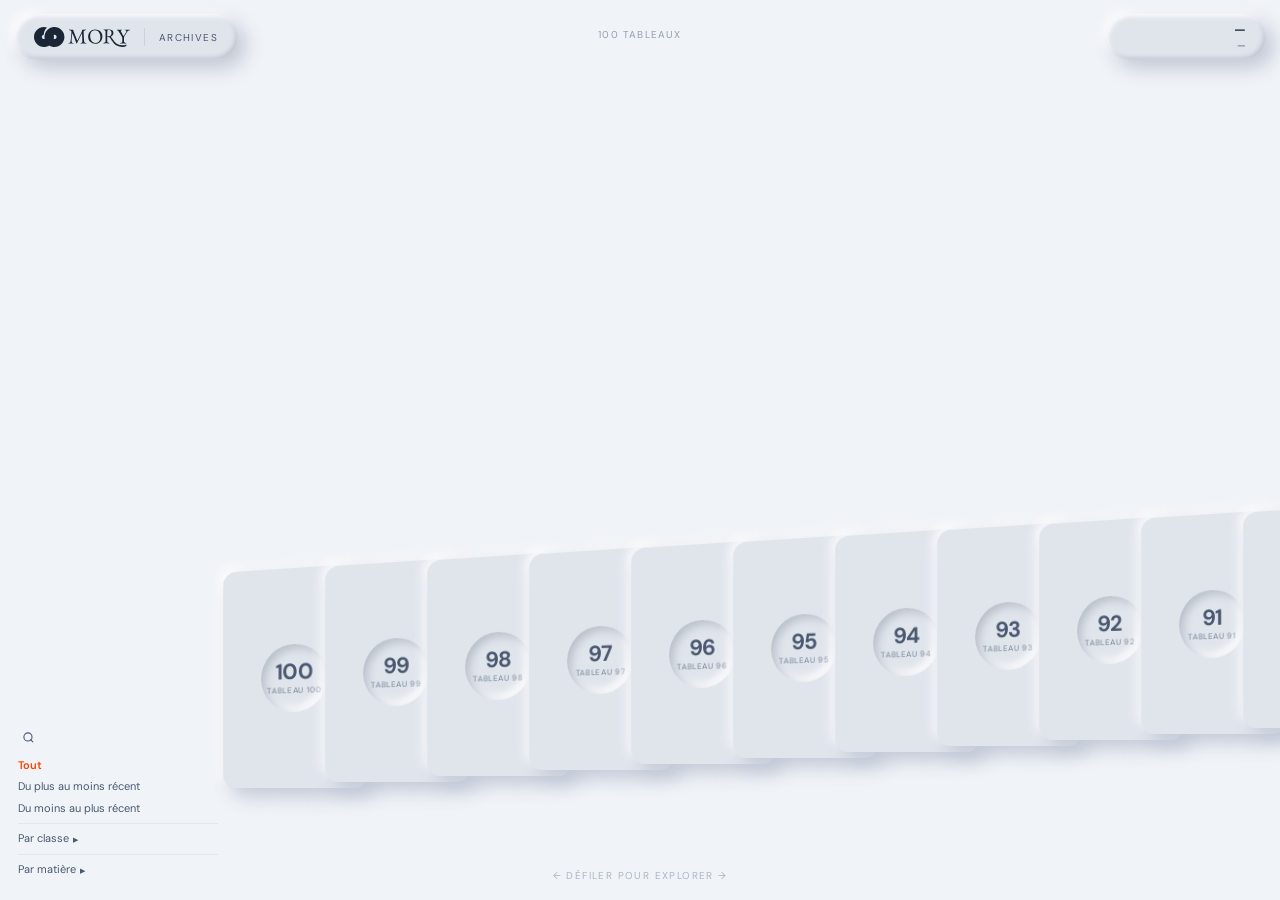
<file: archive.html>
<!DOCTYPE html>
<html lang="fr">
<head>
<meta charset="UTF-8">
<meta name="viewport" content="width=device-width, initial-scale=1.0">
<title>Archives — Mory</title>
<link rel="preconnect" href="https://fonts.googleapis.com">
<link href="https://fonts.googleapis.com/css2?family=DM+Sans:ital,opsz,wght@0,9..40,300;0,9..40,400;0,9..40,500;0,9..40,600;1,9..40,300&display=swap" rel="stylesheet">
<style>
*, *::before, *::after { margin: 0; padding: 0; box-sizing: border-box; }

/* ── Même palette et variables que leCSS.css ── */
:root {
  --bg:               #e0e5ec;
  --bg-site:          #f0f4f8;
  --shadow-light:     #ffffff;
  --shadow-dark:      #b8bec8;
  --shadow-outer-dark:  #c0c6d4;
  --shadow-outer-light: #ffffff;
  --flamme:           #ff4000;
  --text-dark:        #1a2535;
  --text-mid:         #4a5870;
  --neu-raised:       6px 6px 14px var(--shadow-dark), -4px -4px 10px var(--shadow-light);
  --neu-flat:         3px 3px 8px  var(--shadow-dark), -3px -3px 8px  var(--shadow-light);
  --neu-inset:        inset 4px 4px 10px var(--shadow-dark), inset -4px -4px 10px var(--shadow-light);
  --neu-pressed:      inset 2px 2px 6px  var(--shadow-dark), inset -2px -2px 6px  var(--shadow-light);

  --card-w:  148px;
  --card-h:  220px;
  --step-x:  102px;
  --step-y:   17px;
  --tilt:    -12deg;
}

html, body {
  width: 100%; height: 100%;
  background: var(--bg-site);
  font-family: 'DM Sans', system-ui, sans-serif;
  overflow: hidden;
  color: var(--text-dark);
  -webkit-font-smoothing: antialiased;
}

/* ── PILL LOGO (top-left) — même style que .top-bar ── */
#logo-link {
  position: fixed;
  top: 14px; left: 14px;
  z-index: 300;
  height: 46px;
  display: flex; align-items: center; gap: 14px;
  padding: 0 20px;
  border-radius: 30px;
  background: var(--bg);
  box-shadow:
    8px 8px 20px var(--shadow-outer-dark),
    -3px -3px 10px var(--shadow-outer-light),
    inset 2px 2px 5px var(--shadow-light),
    inset -2px -2px 5px var(--shadow-dark);
  text-decoration: none;
  color: var(--text-dark);
  transition: box-shadow 0.15s;
}
#logo-link:hover {
  box-shadow:
    6px 6px 16px var(--shadow-outer-dark),
    -2px -2px 7px var(--shadow-outer-light),
    inset 3px 3px 8px var(--shadow-dark),
    inset -3px -3px 8px var(--shadow-light);
}
#logo-link svg.wordmark { height: 20px; width: auto; display: block; }
#logo-link .sep { width: 1px; height: 18px; background: var(--shadow-dark); opacity: 0.5; }
#logo-link .arc-label {
  font-size: 10px;
  letter-spacing: 0.14em;
  text-transform: uppercase;
  color: var(--text-mid);
  font-weight: 400;
  white-space: nowrap;
}

/* ── BOARD INFO (top-right) — pill néomorphique ── */
#board-info {
  position: fixed;
  top: 14px; right: 14px;
  z-index: 300;
  height: 46px;
  padding: 0 20px;
  display: flex; flex-direction: column; justify-content: center;
  align-items: flex-end;
  border-radius: 30px;
  background: var(--bg);
  box-shadow:
    8px 8px 20px var(--shadow-outer-dark),
    -3px -3px 10px var(--shadow-outer-light),
    inset 2px 2px 5px var(--shadow-light),
    inset -2px -2px 5px var(--shadow-dark);
  pointer-events: none;
  min-width: 160px;
}
.bi-name {
  font-size: 13px;
  font-weight: 600;
  color: var(--text-dark);
  line-height: 1.2;
  min-height: 16px;
}
.bi-date {
  font-size: 10px;
  color: var(--text-mid);
  margin-top: 1px;
  letter-spacing: 0.02em;
}

/* ── BOARD COUNT (top-center) ── */
#board-count {
  position: fixed;
  top: 28px;
  left: 50%;
  transform: translateX(-50%);
  font-size: 10px;
  letter-spacing: 0.12em;
  text-transform: uppercase;
  color: var(--text-mid);
  pointer-events: none;
  z-index: 200;
  opacity: 0.55;
}

/* ── SORT PANEL (bottom-left) — texte plat ── */
#sort-panel {
  position: fixed;
  bottom: 20px; left: 18px;
  z-index: 300;
  display: flex;
  flex-direction: column;
  gap: 0;
  width: 200px;
  background: transparent;
  padding: 0;
}

.sort-search-row {
  display: flex;
  align-items: center;
  gap: 6px;
  margin-bottom: 8px;
}
/* Bouton loupe — discret, sans fond */
.sort-search-btn {
  width: 20px; height: 20px;
  border: none;
  background: transparent;
  cursor: pointer;
  display: flex; align-items: center; justify-content: center;
  color: var(--text-mid);
  flex-shrink: 0;
  padding: 0;
  transition: color 0.15s;
}
.sort-search-btn:hover { color: var(--text-dark); }
.sort-search-btn svg { width: 13px; height: 13px; stroke: currentColor; }

#search-inp {
  width: 0; opacity: 0;
  border: none;
  border-bottom: 1px solid var(--shadow-dark);
  background: transparent;
  font-family: inherit;
  font-size: 11px;
  color: var(--text-dark);
  outline: none;
  transition: width 0.3s, opacity 0.3s;
  padding: 1px 0;
}
#search-inp.open { width: 120px; opacity: 1; }

.sitem {
  font-size: 11px;
  padding: 3px 0;
  cursor: pointer;
  color: var(--text-mid);
  display: flex; align-items: baseline; gap: 4px;
  line-height: 1.4;
  user-select: none;
  transition: color 0.15s;
}
.sitem:hover { color: var(--text-dark); }
.sitem.active { color: var(--flamme); font-weight: 600; }

.sitem .sarr {
  font-size: 7px;
  display: inline-block;
  transition: transform 0.22s;
  line-height: 1;
}
.sitem.open .sarr { transform: rotate(90deg); }

/* Séparateur minimal */
.sitem-sep {
  height: 1px;
  background: var(--shadow-dark);
  opacity: 0.25;
  margin: 4px 0;
}

.ssub {
  display: none;
  flex-direction: column;
  padding-left: 8px;
  border-left: 1px solid var(--shadow-dark);
  margin: 2px 0 3px;
  opacity: 0.85;
}
.ssub.open { display: flex; }
.ssub .sitem {
  font-size: 10px;
  padding: 2px 0;
  white-space: normal;
  line-height: 1.5;
}

/* ── STRIP WRAPPER ── */
#strip-wrapper {
  position: fixed;
  inset: 0;
  overflow: hidden;
  cursor: grab;
  display: flex;
  align-items: flex-end;
  padding-bottom: 88px;
}
#strip-wrapper.grabbing { cursor: grabbing; }

#strip {
  position: relative;
  flex-shrink: 0;
  user-select: none;
}

/* ── BOARD CARDS — surface néomorphique surélevée ── */
.board-card {
  position: absolute;
  width: var(--card-w);
  height: var(--card-h);
  border-radius: 14px;
  overflow: hidden;
  cursor: pointer;
  background: var(--bg);
  box-shadow:
    8px 8px 20px var(--shadow-outer-dark),
    -4px -4px 12px var(--shadow-outer-light),
    inset 1px 1px 3px var(--shadow-light),
    inset -1px -1px 3px var(--shadow-dark);
  transform: perspective(700px) rotateY(var(--tilt));
  transform-origin: center bottom;
  transition:
    transform 0.38s cubic-bezier(0.22, 1, 0.36, 1),
    box-shadow 0.38s ease;
  will-change: transform;
}
.board-card:hover {
  transform: perspective(700px) rotateY(var(--tilt)) translateY(-58px);
  box-shadow:
    14px 14px 36px var(--shadow-outer-dark),
    -6px -6px 18px var(--shadow-outer-light),
    inset 1px 1px 3px var(--shadow-light),
    inset -1px -1px 3px var(--shadow-dark);
  z-index: 600 !important;
}

/* Face (sans miniature) — même surface --bg, numéro gravé */
.card-face {
  position: absolute;
  inset: 0;
  display: flex;
  flex-direction: column;
  align-items: center;
  justify-content: center;
  background: var(--bg);
  gap: 8px;
}
/* Cercle inset au centre — numéro gravé dans la matière */
.card-face-inner {
  width: 68px; height: 68px;
  border-radius: 50%;
  display: flex; flex-direction: column; align-items: center; justify-content: center;
  box-shadow: var(--neu-inset);
  gap: 2px;
}
.card-num {
  font-size: 22px;
  font-weight: 700;
  letter-spacing: -0.03em;
  color: var(--text-mid);
  line-height: 1;
}
.card-lbl {
  font-size: 8px;
  letter-spacing: 0.08em;
  text-transform: uppercase;
  color: var(--text-mid);
  opacity: 0.6;
  font-weight: 500;
  text-align: center;
  padding: 0 4px;
  white-space: nowrap;
  overflow: hidden;
  text-overflow: ellipsis;
  max-width: 80px;
}

/* Miniature révélée au survol */
.card-thumb {
  position: absolute;
  inset: 0;
  width: 100%; height: 100%;
  object-fit: cover;
  opacity: 0;
  transition: opacity 0.28s 0.05s;
  display: block;
  border-radius: 14px;
}
.board-card:hover .card-thumb { opacity: 1; }

/* Dégradé label au survol */
.card-overlay {
  position: absolute;
  bottom: 0; left: 0; right: 0;
  padding: 28px 12px 12px;
  background: linear-gradient(transparent, rgba(26, 37, 53, 0.7));
  font-size: 10px;
  font-weight: 600;
  color: #fff;
  letter-spacing: 0.05em;
  opacity: 0;
  transition: opacity 0.28s 0.05s;
  border-radius: 0 0 14px 14px;
}
.board-card:hover .card-overlay { opacity: 1; }

/* Trait flamme en bas — encastré dans la surface */
.board-card::after {
  content: '';
  position: absolute;
  bottom: 0; left: 12px; right: 12px;
  height: 3px;
  border-radius: 2px 2px 0 0;
  background: var(--flamme);
  box-shadow: 0 0 8px var(--flamme);
  transform: scaleX(0);
  transform-origin: left;
  transition: transform 0.32s 0.05s;
}
.board-card:hover::after { transform: scaleX(1); }

/* ── EMPTY STATE ── */
#empty-state {
  position: fixed;
  inset: 0;
  display: none;
  flex-direction: column;
  align-items: center;
  justify-content: center;
  gap: 14px;
  color: var(--text-mid);
  font-size: 13px;
  pointer-events: none;
}
#empty-state.show { display: flex; }

/* ── SCROLL HINT ── */
#scroll-hint {
  position: fixed;
  bottom: 18px;
  left: 50%;
  transform: translateX(-50%);
  font-size: 10px;
  letter-spacing: 0.14em;
  text-transform: uppercase;
  color: var(--text-mid);
  opacity: 0.4;
  pointer-events: none;
  transition: opacity 0.7s;
  white-space: nowrap;
}
#scroll-hint.fade { opacity: 0; }
</style>
</head>
<body>

<!-- ── LOGO (top-left) ── -->
<a href="index.html" id="logo-link" title="Retour au tableau">
  <svg class="wordmark" viewBox="0 0 344.38 71.85" xmlns="http://www.w3.org/2000/svg" fill="currentColor">
    <path d="M73.52,0c-6.93,0-13.4,1.98-18.88,5.4l-.21.13c-8.21,5.12-13.99,13.34-15.96,23.15-.46,2.29-.7,4.65-.7,7.08s.24,4.79.7,7.08c-.84.32-1.75.51-2.71.51-4.19,0-7.59-3.4-7.59-7.59,0-3.95,3.02-7.19,6.88-7.55,0-.01,0-.02,0-.04,0-10.47,4.5-19.89,11.68-26.43-3.46-1.12-7.14-1.74-10.97-1.74C16.01,0,0,16.01,0,35.76s16.01,35.76,35.76,35.76c6.93,0,13.4-1.98,18.88-5.4,5.48,3.42,11.95,5.4,18.88,5.4,19.75,0,35.76-16.01,35.76-35.76S93.27,0,73.52,0ZM73.62,43.34c-.96,0-1.87-.18-2.71-.51.46-2.29.7-4.65.7-7.08s-.24-4.79-.7-7.08c.84-.32,1.75-.51,2.71-.51,4.19,0,7.59,3.4,7.59,7.59s-3.4,7.59-7.59,7.59Z"/>
    <path d="M126.27,59.55c-.66,0-1.19-.06-1.6-.19-.41-.13-.61-.34-.61-.65,0-.35.2-.63.61-.84.41-.2,1.04-.38,1.9-.53,1.27-.25,2.3-.86,3.12-1.82.81-.96,1.34-2.33,1.6-4.1.61-4.56,1.14-8.9,1.6-13.03.46-4.13.82-7.85,1.1-11.17.28-3.32.42-6.04.42-8.17v-1.29c0-.46-.03-.86-.08-1.22-.05-.41-.13-.82-.23-1.25s-.41-.85-.91-1.25c-.91-.76-1.8-1.28-2.66-1.56-.86-.28-1.88-.52-3.04-.72-.51-.1-.91-.29-1.22-.57-.3-.28-.46-.59-.46-.95,0-.4.24-.65.72-.72.48-.08,1.1-.11,1.86-.11.51,0,1.28.03,2.32.08,1.04.05,2.17.13,3.38.23s2.34.18,3.38.23c1.04.05,1.81.08,2.32.08.35,0,.66.1.91.3.25.2.43.51.53.91.25.91.51,1.88.76,2.89.25,1.01.56,2,.91,2.96l12.01,30.48c.15.36.43.57.84.65.41.08.71-.06.91-.42l14.97-31.16c.25-.86.51-1.82.76-2.89.25-1.06.46-2,.61-2.81.15-.66.41-.99.76-.99h2.74c1.52,0,3.13-.1,4.83-.3,1.7-.2,2.98-.3,3.84-.3.25,0,.58.04.99.11.4.08.61.29.61.65s-.14.63-.42.84c-.28.2-.8.46-1.56.76-.66.25-1.39.53-2.2.84-.81.3-1.57.61-2.28.91-.51.2-.94.54-1.29,1.03s-.53,1-.53,1.56c0,3.55.06,6.88.19,9.99.13,3.12.27,6.11.42,8.97.15,2.86.33,5.69.53,8.47.2,2.79.38,5.62.53,8.51.1,1.57.61,2.77,1.52,3.61s2.3,1.43,4.18,1.79c.86.15,1.49.33,1.9.53.41.2.61.48.61.84,0,.3-.2.52-.61.65-.41.12-.94.19-1.6.19-1.37,0-2.5-.04-3.38-.11-.89-.08-1.74-.14-2.55-.19-.81-.05-1.8-.08-2.96-.08-1.01,0-1.86.03-2.55.08-.68.05-1.42.11-2.2.19-.79.08-1.86.11-3.23.11-.66,0-1.19-.06-1.6-.19-.41-.13-.61-.34-.61-.65,0-.35.2-.65.61-.87.41-.23,1.04-.39,1.9-.49,1.47-.2,2.48-.72,3.04-1.56.56-.84.84-2.14.84-3.91,0-3.65-.04-6.94-.11-9.88s-.19-5.84-.34-8.7c-.15-2.86-.3-5.99-.46-9.39-.05-.56-.2-.82-.46-.8-.25.03-.51.29-.76.8l-17.48,35.64c-.1.25-.33.39-.68.42-.36.03-.58-.14-.68-.49-1.98-5.93-4.09-11.77-6.35-17.52-2.25-5.75-4.8-11.94-7.64-18.58-.1-.25-.28-.38-.53-.38s-.41.13-.46.38c-.46,3.55-.87,6.8-1.25,9.77s-.67,5.89-.87,8.78c-.2,2.89-.3,6.05-.3,9.5,0,1.37.43,2.62,1.29,3.76.86,1.14,2.08,1.86,3.65,2.17.86.15,1.49.33,1.9.53.41.2.61.48.61.84,0,.3-.2.52-.61.65-.41.12-.94.19-1.6.19-1.37,0-2.39-.04-3.08-.11-.68-.08-1.29-.14-1.82-.19-.53-.05-1.28-.08-2.24-.08-.91,0-1.62.03-2.13.08-.51.05-1.09.11-1.75.19-.66.08-1.67.11-3.04.11Z"/>
    <path d="M219.74,60.23c-3.34,0-6.54-.6-9.58-1.79-3.04-1.19-5.73-2.89-8.06-5.09-2.33-2.2-4.18-4.84-5.55-7.9-1.37-3.07-2.05-6.47-2.05-10.22,0-3.44.56-6.75,1.67-9.92,1.11-3.17,2.76-5.99,4.94-8.47,2.18-2.48,4.89-4.46,8.13-5.93,3.24-1.47,6.97-2.2,11.17-2.2,3.34,0,6.54.6,9.58,1.79s5.72,2.89,8.06,5.09c2.33,2.2,4.18,4.84,5.55,7.9,1.37,3.07,2.05,6.47,2.05,10.22,0,3.4-.56,6.69-1.67,9.88-1.12,3.19-2.76,6.03-4.94,8.51-2.18,2.48-4.89,4.46-8.13,5.93-3.24,1.47-6.97,2.2-11.17,2.2ZM220.88,57.19c3.9,0,7.14-.82,9.73-2.47,2.58-1.65,4.52-3.95,5.81-6.92s1.94-6.42,1.94-10.37c0-3.5-.41-6.79-1.22-9.88-.81-3.09-2.01-5.81-3.61-8.17-1.6-2.36-3.58-4.19-5.97-5.51-2.38-1.32-5.17-1.98-8.36-1.98-3.8,0-6.99.81-9.58,2.43-2.58,1.62-4.54,3.89-5.85,6.8-1.32,2.91-1.98,6.35-1.98,10.3,0,3.55.39,6.87,1.18,9.96.78,3.09,1.98,5.83,3.57,8.21,1.6,2.38,3.58,4.24,5.97,5.59,2.38,1.34,5.17,2.01,8.36,2.01Z"/>
    <path d="M299.2,67.73c-2.92-1.21-4.96-2.54-5.42-2.85-.65-.43-2.41-1.63-4.39-3.53-1.51-1.45-2.52-2.7-4.04-4.59-.82-1.02-1.88-2.42-2.26-2.94-.88-1.19-.81-1.16-1.62-2.24-.82-1.1-1.52-1.96-2.22-2.93-.46-.64-.91-1.29-.91-1.29-.11-.16-.2-.29-.29-.43-1.24-1.82-2.75-4.15-4.52-6.99-.76-1.27-1.85-2.25-3.27-2.96-1.12-.56-2.22-.95-3.31-1.18-1.09-.23-1.99-.37-2.7-.42-.41-.05-.7.08-.87.38-.18.3-.27.68-.27,1.14v13.38c0,1.62.38,3.03,1.14,4.22s2.08,1.96,3.95,2.32c.86.15,1.49.33,1.9.53.4.2.61.48.61.84,0,.3-.2.52-.61.65-.41.12-.94.19-1.6.19-1.37,0-2.42-.05-3.15-.15-.74-.1-1.39-.19-1.98-.27-.58-.08-1.36-.11-2.32-.11-1.27,0-2.39.04-3.38.11-.99.08-1.98.16-2.96.27-.99.1-2.17.15-3.53.15-.66,0-1.19-.06-1.6-.19-.41-.13-.61-.34-.61-.65,0-.61.84-1.06,2.51-1.37,1.92-.35,3.33-.94,4.22-1.75.89-.81,1.33-2.15,1.33-4.03V18.66c0-1.93-.09-3.38-.27-4.37-.18-.99-.58-1.68-1.22-2.09-.63-.41-1.68-.68-3.15-.84-.86-.1-1.5-.29-1.9-.57-.41-.28-.61-.59-.61-.95,0-.3.2-.52.61-.65.41-.12.94-.19,1.6-.19h3.08c.68,0,1.33.01,1.94.04.61.03,1.42.04,2.43.04s1.82-.04,2.58-.11,1.61-.14,2.55-.19c.94-.05,2.14-.08,3.61-.08,5.57,0,9.82,1.04,12.73,3.12,2.91,2.08,4.37,5.19,4.37,9.35,0,2.28-.46,4.24-1.37,5.89-.91,1.65-2.05,3.03-3.42,4.14s-2.76,2.03-4.18,2.74c-.2.05-.29.17-.27.34.02.18.11.39.27.65,1.57,2.38,3.08,4.64,4.52,6.76,1.65,2.42.31.67,4.75,6.23.67.84.82,1.04,1.21,1.54,0,0,0,0,0,0,0,0,.64.84,1.29,1.63,1.55,1.87,3.36,3.7,3.37,3.7s2.84,2.88,5.19,4.67c.32.25.84.64,1.57,1.09.57.35,1.11.64,1.43.81.44.23.74.38.82.42.12.06.5.24,1.06.48.29.12.71.3,1.41.56.52.2,1.19.45,1.94.69.87.28,1.61.45,3.04.79.9.21,1.66.39,2.7.59.28.05.58.11,3.15.53,2.13.34,2.39.38,2.83.43,1.3.13,2.27.14,2.53.14,1.42,0,2.49-.13,3.13-.21,1.26-.16,2.21-.36,2.89-.51,1.25-.27,2.46-.6,2.53-.62.78-.21,1.58-.38,2.37-.58.25-.07,1.51-.39,1.91,0,.04.04.34.36.34.36.21.33.21.66.21.81,0,.41-.14.82-.44,1.23-.5.69-1.15,1.31-1.95,1.86-.8.55-1.49.98-2.08,1.28-.73.37-1.97,1.03-3.74,1.54-1.97.57-3.53.66-3.85.67-.67.03-1.46.03-2.08.03-.69,0-1.17,0-1.82-.04-.61-.04-1.03-.09-1.86-.19-.91-.11-1.67-.22-2.22-.31-.17-.03-.95-.15-2-.36-1.37-.26-2.4-.51-2.69-.57-.26-.06-1.17-.28-2.31-.59-2.45-.68-4.26-1.18-6.37-2.05ZM267.14,33.63c2.33,0,4.34-.53,6.04-1.6,1.7-1.06,3.01-2.46,3.95-4.18.94-1.72,1.41-3.55,1.41-5.47,0-2.08-.27-3.98-.8-5.7-.53-1.72-1.6-3.1-3.19-4.14-1.6-1.04-3.99-1.56-7.18-1.56-1.62,0-2.69.52-3.19,1.56-.51,1.04-.81,2.88-.91,5.51-.05,1.27-.09,2.98-.11,5.13-.03,2.15-.04,4.75-.04,7.79,0,1.27.35,2.03,1.06,2.28.71.25,1.7.38,2.96.38Z"/>
    <path d="M311.02,59.55c-.66,0-1.19-.06-1.6-.19-.41-.13-.61-.34-.61-.65,0-.35.2-.63.61-.84.41-.2,1.04-.38,1.9-.53,1.92-.35,3.39-1.05,4.41-2.09,1.01-1.04,1.52-2.47,1.52-4.29v-11.25c0-1.01-.27-2.12-.8-3.31-.53-1.19-.9-1.96-1.1-2.32l-8.89-14.59c-.36-.61-.91-1.46-1.67-2.55-.76-1.09-1.58-2.12-2.47-3.08-.89-.96-1.76-1.57-2.62-1.82-.81-.25-1.43-.51-1.86-.76-.43-.25-.65-.56-.65-.91,0-.3.2-.52.61-.65.4-.12.94-.19,1.6-.19,1.17,0,2.51.04,4.03.11,1.52.08,3.14.11,4.86.11,1.16,0,2.27-.02,3.31-.08,1.04-.05,1.96-.08,2.77-.08.66,0,1.19.06,1.6.19.4.13.61.34.61.65,0,.35-.2.65-.61.87-.41.23-1.04.44-1.9.65-.71.2-1.29.43-1.75.68-.46.25-.68.66-.68,1.22,0,.66.33,1.57.99,2.74l6.99,12.92c1.01,1.93,1.72,2.89,2.13,2.89.3,0,.63-.21.99-.65.35-.43.86-1.18,1.52-2.24,1.16-1.77,2.2-3.47,3.12-5.09.91-1.62,2-3.57,3.27-5.85.51-.86.86-1.61,1.06-2.24.2-.63.3-1.18.3-1.63,0-.96-.34-1.62-1.03-1.98s-1.38-.58-2.09-.68c-.51-.1-1.05-.29-1.63-.57-.58-.28-.87-.59-.87-.95,0-.3.2-.52.61-.65.41-.13.94-.19,1.6-.19,1.16,0,2.13.01,2.89.04.76.03,1.7.04,2.81.04,1.57,0,3.07-.04,4.48-.11,1.42-.08,2.56-.11,3.42-.11.66,0,1.19.06,1.6.19.41.13.61.34.61.65,0,.36-.41.68-1.22.99-.81.3-1.75.61-2.81.91-1.32.35-2.42,1.08-3.31,2.17-.89,1.09-2.01,2.67-3.38,4.75-1.01,1.57-1.86,2.89-2.55,3.95-.68,1.06-1.32,2.05-1.9,2.96-.58.91-1.18,1.86-1.79,2.85-.61.99-1.34,2.19-2.2,3.61-.66,1.06-1.12,1.93-1.37,2.58-.25.66-.41,1.28-.46,1.86-.05.58-.08,1.38-.08,2.39v11.55c0,1.72.53,3.13,1.6,4.22,1.06,1.09,2.53,1.81,4.41,2.17.86.15,1.49.33,1.9.53.41.2.61.48.61.84,0,.3-.2.52-.61.65-.41.12-.94.19-1.6.19-1.37,0-2.5-.04-3.38-.11-.89-.08-1.74-.14-2.55-.19-.81-.05-1.8-.08-2.96-.08-1.27,0-2.37.03-3.31.08-.94.05-1.9.11-2.89.19-.99.08-2.17.11-3.53.11Z"/>
  </svg>
  <div class="sep"></div>
  <span class="arc-label">Archives</span>
</a>

<!-- ── BOARD INFO (top-right) ── -->
<div id="board-info">
  <div class="bi-name" id="bi-name">—</div>
  <div class="bi-date" id="bi-date">—</div>
</div>

<!-- ── BOARD COUNT (top-center) ── -->
<div id="board-count"></div>

<!-- ── SORT PANEL (bottom-left) ── -->
<div id="sort-panel">
  <div class="sort-search-row">
    <button class="sort-search-btn" id="search-btn" title="Rechercher">
      <svg viewBox="0 0 24 24" fill="none" stroke-width="2" stroke-linecap="round" stroke-linejoin="round">
        <circle cx="11" cy="11" r="7.5"/>
        <line x1="20" y1="20" x2="15.8" y2="15.8"/>
      </svg>
    </button>
    <input type="text" id="search-inp" placeholder="Rechercher…">
  </div>

  <div class="sitem active" data-sort="all">Tout</div>
  <div class="sitem" data-sort="recent">Du plus au moins récent</div>
  <div class="sitem" data-sort="oldest">Du moins au plus récent</div>
  <div class="sitem-sep"></div>
  <div class="sitem expandable" data-expand="classe">
    Par classe <span class="sarr">▶</span>
  </div>
  <div class="ssub" id="ssub-classe">
    <div class="sitem sub" data-sub="classe" data-val="Terminale">Terminale</div>
    <div class="sitem sub" data-sub="classe" data-val="Première">Première</div>
    <div class="sitem sub" data-sub="classe" data-val="Seconde">Seconde</div>
  </div>

  <div class="sitem-sep"></div>
  <div class="sitem expandable" data-expand="matiere">
    Par matière <span class="sarr">▶</span>
  </div>
  <div class="ssub" id="ssub-matiere">
    <div class="sitem sub" data-sub="matiere" data-val="atc">Art techniques et civilisations</div>
    <div class="sitem sub" data-sub="matiere" data-val="daa">Design et arts appliqués</div>
    <div class="sitem sub" data-sub="matiere" data-val="amd">Analyse et méthodes en design</div>
    <div class="sitem sub" data-sub="matiere" data-val="ccd">Conception et création en design et arts appliqués</div>
  </div>
</div>

<!-- ── STRIP ── -->
<div id="strip-wrapper">
  <div id="strip"></div>
</div>

<!-- ── EMPTY STATE ── -->
<div id="empty-state">
  <svg width="42" height="42" viewBox="0 0 24 24" fill="none" stroke="currentColor" stroke-width="1.3" stroke-linecap="round" stroke-linejoin="round" style="opacity:0.28">
    <rect x="3" y="3" width="18" height="18" rx="2.5"/>
    <path d="M3 9h18"/>
    <path d="M9 21V9"/>
  </svg>
  <span style="color:var(--muted);font-size:13px">Aucun tableau archivé</span>
  <span style="color:var(--muted);font-size:11px;opacity:0.65;margin-top:2px">Créez des tableaux depuis l'application principale</span>
</div>

<!-- ── SCROLL HINT ── -->
<div id="scroll-hint">← Défiler pour explorer →</div>

<script>
/* ══════════════════════════════════════════════════════
   MORY — Archive isométrique
   ══════════════════════════════════════════════════════ */

const CARD_W    = 148;
const CARD_H    = 220;
const STEP_X    = 102;    // px between card left edges (overlap)
const STEP_Y    = 17;     // px vertical rise per card (diagonal)
const PAD_L     = 220;    // left margin before first card
const PAD_TRAIL = 220;    // space after last card

let allBoards     = [];
let displayBoards = [];
let currentSort   = 'all';
let searchQ       = '';
let scrollOffset  = 0;

/* ── Date helpers ─────────────────────────────────── */
function fmtDate(d) {
  const M = ['jan.','fév.','mars','avr.','mai','juin',
             'juil.','août','sept.','oct.','nov.','déc.'];
  return `${d.getDate()} ${M[d.getMonth()]} ${d.getFullYear()}`;
}
function fmtTime(d) {
  return d.toLocaleTimeString('fr-FR',{hour:'2-digit',minute:'2-digit'});
}
function nowStr() {
  const n = new Date();
  return `${fmtDate(n)} · ${fmtTime(n)}`;
}

/* ── IndexedDB ────────────────────────────────────── */
function openDB() {
  return new Promise((res, rej) => {
    const r = indexedDB.open('mory_boards_db', 2);
    r.onsuccess           = () => res(r.result);
    r.onerror             = () => rej(r.error);
    r.onupgradeneeded     = e  => {
      const db = e.target.result;
      if (!db.objectStoreNames.contains('boards'))
        db.createObjectStore('boards', { keyPath: 'id' });
    };
  });
}

async function loadFromDB() {
  try {
    const db = await openDB();
    const tx = db.transaction('boards', 'readonly');
    const st = tx.objectStore('boards');
    return new Promise(res => {
      const r = st.getAll();
      r.onsuccess = () => res(r.result || []);
      r.onerror   = () => res([]);
    });
  } catch(e) { return []; }
}

function getLabelMap() {
  try {
    const list = JSON.parse(localStorage.getItem('mory_board_list') || '[]');
    const m = {};
    list.forEach(b => { m[b.id] = b.label || `Tableau ${b.id}`; });
    return m;
  } catch(e) { return {}; }
}

/* ── Render ───────────────────────────────────────── */
function renderStrip() {
  const strip   = document.getElementById('strip');
  const wrapper = document.getElementById('strip-wrapper');
  strip.innerHTML = '';

  const n = displayBoards.length;
  const countEl = document.getElementById('board-count');
  countEl.textContent = n === 0 ? '' : `${n} tableau${n > 1 ? 'x' : ''}`;

  if (n === 0) {
    document.getElementById('empty-state').classList.add('show');
    return;
  }
  document.getElementById('empty-state').classList.remove('show');

  /* Adapt vertical step so the diagonal always fits in the visible area */
  const maxDiag   = Math.floor(wrapper.clientHeight * 0.68);
  const stepY     = n > 1 ? Math.min(STEP_Y, Math.floor(maxDiag / (n - 1))) : STEP_Y;

  /* Strip bounding box */
  const totalW = PAD_L + (n - 1) * STEP_X + CARD_W + PAD_TRAIL;
  const totalH = (n - 1) * stepY + CARD_H + 24;
  strip.style.width  = totalW + 'px';
  strip.style.height = totalH + 'px';

  displayBoards.forEach((board, i) => {
    const card = document.createElement('div');
    card.className = 'board-card';

    /* Diagonal positioning: rightmost cards are higher (smaller y) */
    const x = PAD_L + i * STEP_X;
    const y = (n - 1 - i) * stepY;
    card.style.left   = x + 'px';
    card.style.top    = y + 'px';
    card.style.zIndex = String(i + 1);

    /* Face — cercle inset néomorphique */
    const face  = document.createElement('div');
    face.className = 'card-face';
    const inner = document.createElement('div');
    inner.className = 'card-face-inner';

    const num = document.createElement('div');
    num.className = 'card-num';
    num.textContent = board.id;

    const lbl = document.createElement('div');
    lbl.className = 'card-lbl';
    lbl.textContent = board.label;

    inner.appendChild(num);
    inner.appendChild(lbl);
    face.appendChild(inner);
    card.appendChild(face);

    /* Thumbnail (shown on hover) */
    const src = board.canvasPNG || board.thumbnail || null;
    if (src) {
      const img = document.createElement('img');
      img.className = 'card-thumb';
      img.alt       = board.label;
      if (typeof src === 'string') {
        img.src = src;
      } else if (src instanceof Blob) {
        img.src = URL.createObjectURL(src);
      }
      card.appendChild(img);
    }

    /* Overlay */
    const ov = document.createElement('div');
    ov.className   = 'card-overlay';
    ov.textContent = board.label;
    card.appendChild(ov);

    /* Hover → top-right info */
    card.addEventListener('mouseenter', () => {
      document.getElementById('bi-name').textContent = board.label;
      document.getElementById('bi-date').textContent = nowStr();
    });
    card.addEventListener('mouseleave', () => {
      document.getElementById('bi-name').textContent = '—';
      document.getElementById('bi-date').textContent = '—';
    });

    strip.appendChild(card);
  });
}

/* ── Sort / filter ────────────────────────────────── */
function applySort() {
  let boards = [...allBoards];

  if (searchQ) {
    const q = searchQ.toLowerCase();
    boards = boards.filter(b => b.label.toLowerCase().includes(q));
  }

  boards.sort((a, b) =>
    currentSort === 'oldest' ? a.id - b.id : b.id - a.id
  );

  displayBoards = boards;
  scrollOffset  = 0;
  applyScroll();
  renderStrip();
}

/* ── Scroll ───────────────────────────────────────── */
function applyScroll() {
  const strip   = document.getElementById('strip');
  const wrapper = document.getElementById('strip-wrapper');
  const maxOff  = Math.max(0, (strip.offsetWidth || 0) - wrapper.offsetWidth + 40);
  scrollOffset  = Math.max(0, Math.min(scrollOffset, maxOff));
  strip.style.transform = `translateX(${-scrollOffset}px)`;
}

function initDrag() {
  const wrapper = document.getElementById('strip-wrapper');
  let dragging = false, startX = 0, startOff = 0;

  const begin = (x) => {
    dragging = true;
    startX   = x;
    startOff = scrollOffset;
    wrapper.classList.add('grabbing');
  };
  const move = (x) => {
    if (!dragging) return;
    scrollOffset = startOff - (x - startX);
    applyScroll();
  };
  const end = () => {
    dragging = false;
    wrapper.classList.remove('grabbing');
  };

  wrapper.addEventListener('mousedown', e => begin(e.clientX));
  document.addEventListener('mousemove', e => move(e.clientX));
  document.addEventListener('mouseup',   end);

  wrapper.addEventListener('wheel', e => {
    e.preventDefault();
    scrollOffset += (e.deltaX + e.deltaY) * 0.85;
    applyScroll();
  }, { passive: false });

  let tOff = 0;
  wrapper.addEventListener('touchstart', e => {
    tOff = scrollOffset;
    startX = e.touches[0].clientX;
  }, { passive: true });
  wrapper.addEventListener('touchmove', e => {
    e.preventDefault();
    scrollOffset = tOff - (e.touches[0].clientX - startX);
    applyScroll();
  }, { passive: false });
}

/* ── Sort panel ───────────────────────────────────── */
function initSortPanel() {
  /* Search toggle */
  document.getElementById('search-btn').addEventListener('click', () => {
    const inp = document.getElementById('search-inp');
    inp.classList.toggle('open');
    if (inp.classList.contains('open')) inp.focus();
    else { inp.value = ''; searchQ = ''; applySort(); }
  });
  document.getElementById('search-inp').addEventListener('input', e => {
    searchQ = e.target.value.trim();
    applySort();
  });

  /* Sort buttons */
  document.querySelectorAll('.sitem[data-sort]').forEach(el => {
    el.addEventListener('click', () => {
      document.querySelectorAll('.sitem').forEach(x => x.classList.remove('active'));
      el.classList.add('active');
      currentSort = el.dataset.sort;
      applySort();
    });
  });

  /* Expandable groups */
  document.querySelectorAll('.sitem[data-expand]').forEach(el => {
    el.addEventListener('click', () => {
      el.classList.toggle('open');
      document.getElementById(`ssub-${el.dataset.expand}`).classList.toggle('open');
    });
  });

  /* Sub-items (filter by class/matiere — metadata not stored yet, show all) */
  document.querySelectorAll('.sitem.sub').forEach(el => {
    el.addEventListener('click', e => {
      e.stopPropagation();
      document.querySelectorAll('.sitem').forEach(x => x.classList.remove('active'));
      el.classList.add('active');
      currentSort = 'all';
      applySort();
    });
  });
}

/* ── Scroll hint ──────────────────────────────────── */
function initScrollHint() {
  const hint = document.getElementById('scroll-hint');
  let gone = false;
  const hide = () => { if (!gone) { gone = true; hint.classList.add('fade'); } };
  document.getElementById('strip-wrapper').addEventListener('wheel', hide, { once: true });
  document.getElementById('strip-wrapper').addEventListener('mousedown', hide, { once: true });
  setTimeout(hide, 5500);
}

/* ── Bootstrap ────────────────────────────────────── */
async function init() {
  const labels   = getLabelMap();
  const dbBoards = await loadFromDB();

  allBoards = dbBoards.map(b => ({
    ...b,
    label: labels[b.id] || b.label || `Tableau ${b.id}`
  }));

  /* Fallback: boards listed only in localStorage */
  if (allBoards.length === 0) {
    try {
      const list = JSON.parse(localStorage.getItem('mory_board_list') || '[]');
      allBoards = list.map(b => ({
        id:        b.id,
        label:     b.label || `Tableau ${b.id}`,
        thumbnail: b.thumbnail || null,
        canvasPNG: null
      }));
    } catch(e) {}
  }

  /* Compléter jusqu'à 100 cartes vides pour les tests visuels */
  {
    const DEMO_TOTAL = 100;
    const used = new Set(allBoards.map(b => b.id));
    for (let i = 1; allBoards.length < DEMO_TOTAL; i++) {
      if (!used.has(i)) {
        allBoards.push({ id: i, label: `Tableau ${i}`, thumbnail: null, canvasPNG: null });
        used.add(i);
      }
    }
  }

  applySort();
  initDrag();
  initSortPanel();
  initScrollHint();
}

init();
</script>
</body>
</html>
</file>
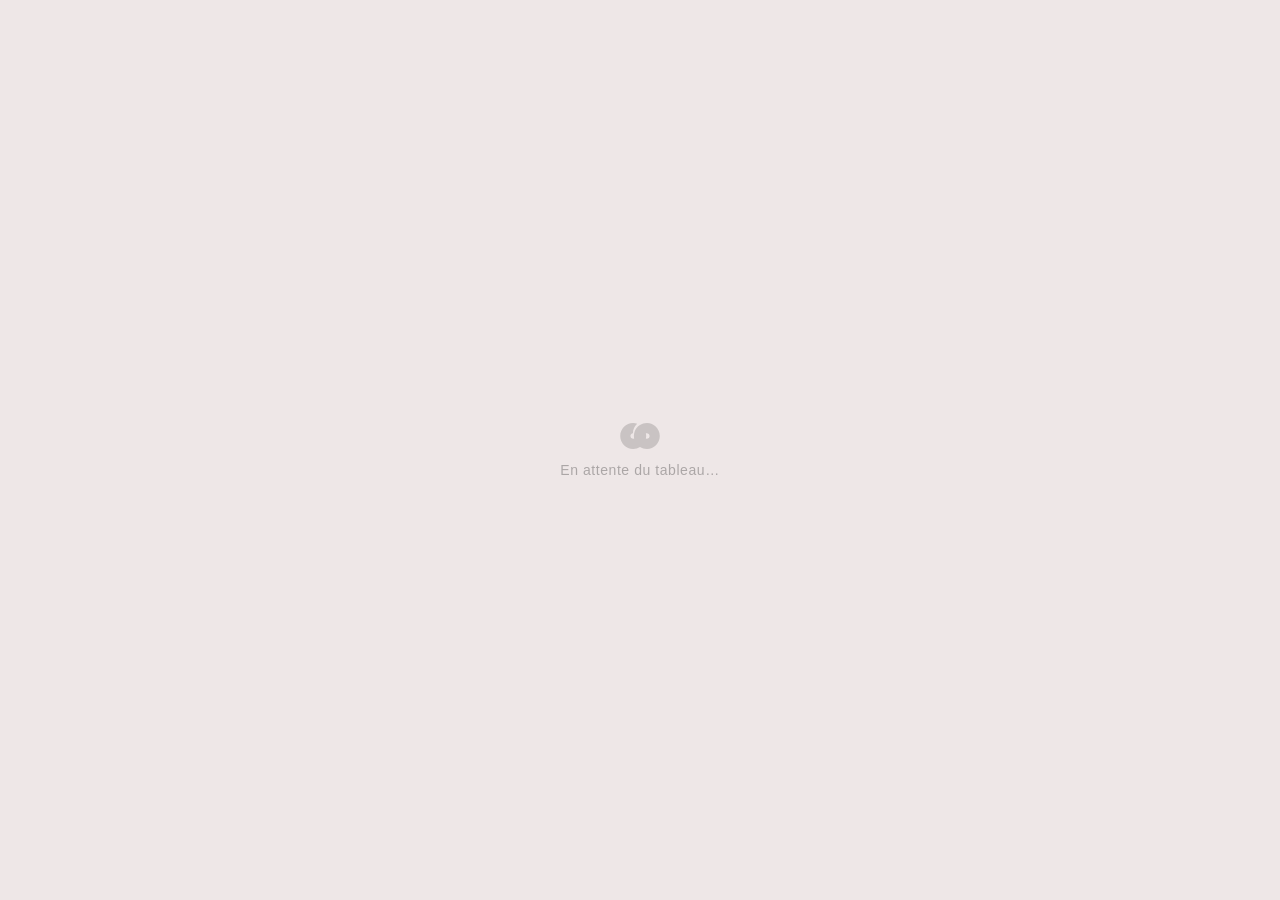
<file: projection.html>
<!DOCTYPE html>
<html lang="fr">
<head>
    <meta charset="UTF-8">
    <meta name="viewport" content="width=device-width, initial-scale=1.0">
    <title>Projection — mory</title>
    <link rel="icon" type="image/svg+xml" href="favicon.svg">
    <style>
        * { margin: 0; padding: 0; box-sizing: border-box; }
        html, body { width: 100%; height: 100%; overflow: hidden; background: #eee7e7; }
        body { display: flex; align-items: center; justify-content: center; }
        canvas { display: block; }
        #waiting {
            position: fixed; inset: 0;
            display: flex; flex-direction: column; align-items: center; justify-content: center;
            gap: 14px; pointer-events: none;
        }
        #waiting svg { opacity: 0.18; }
        #waiting span {
            font: 400 14px/1 'Helvetica Neue', Helvetica, Arial, sans-serif;
            color: rgba(0,0,0,0.28); letter-spacing: 0.04em;
        }
        /* Bouton tableau blanc — apparaît au survol */
        #btn-blanc {
            position: fixed; bottom: 16px; right: 16px;
            width: 36px; height: 36px; border-radius: 50%;
            background: rgba(255,255,255,0.6);
            border: none; cursor: pointer;
            display: flex; align-items: center; justify-content: center;
            opacity: 0; transition: opacity 0.25s ease;
            z-index: 100; color: rgba(0,0,0,0.45);
            box-shadow: 0 1px 8px rgba(0,0,0,0.14);
        }
        body:hover #btn-blanc { opacity: 1; }
        #btn-blanc svg { width: 18px; height: 18px; stroke-width: 2; }
    </style>
</head>
<body>
    <canvas id="proj"></canvas>

    <div id="waiting">
        <svg width="40" height="26" viewBox="0 0 109.28 71.85" xmlns="http://www.w3.org/2000/svg">
            <path fill="#262623" d="M73.52,0c-6.93,0-13.4,1.98-18.88,5.4l-.21.13c-8.21,5.12-13.99,13.34-15.96,23.15-.46,2.29-.7,4.65-.7,7.08s.24,4.79.7,7.08c-.84.32-1.75.51-2.71.51-4.19,0-7.59-3.4-7.59-7.59,0-3.95,3.02-7.19,6.88-7.55,0-.01,0-.02,0-.04,0-10.47,4.5-19.89,11.68-26.43-3.46-1.12-7.14-1.74-10.97-1.74C16.01,0,0,16.01,0,35.76s16.01,35.76,35.76,35.76c6.93,0,13.4-1.98,18.88-5.4,5.48,3.42,11.95,5.4,18.88,5.4,19.75,0,35.76-16.01,35.76-35.76S93.27,0,73.52,0ZM73.62,43.34c-.96,0-1.87-.18-2.71-.51.46-2.29.7-4.65.7-7.08s-.24-4.79-.7-7.08c.84-.32,1.75-.51,2.71-.51,4.19,0,7.59,3.4,7.59,7.59s-3.4,7.59-7.59,7.59Z"/>
        </svg>
        <span>En attente du tableau…</span>
    </div>

    <!-- Bouton tableau blanc : survol pour faire apparaître -->
    <button id="btn-blanc" title="Tableau blanc / Reprendre">
        <svg class="ico-ouvert" viewBox="0 0 24 24" fill="none" stroke="currentColor" stroke-linecap="round" stroke-linejoin="round">
            <path d="M1 12s4-8 11-8 11 8 11 8-4 8-11 8-11-8-11-8z"/><circle cx="12" cy="12" r="3"/>
        </svg>
        <svg class="ico-ferme" viewBox="0 0 24 24" fill="none" stroke="currentColor" stroke-linecap="round" stroke-linejoin="round" style="display:none">
            <path d="M17.94 17.94A10.07 10.07 0 0 1 12 20c-7 0-11-8-11-8a18.45 18.45 0 0 1 5.06-5.94"/>
            <path d="M9.9 4.24A9.12 9.12 0 0 1 12 4c7 0 11 8 11 8a18.5 18.5 0 0 1-2.16 3.19"/>
            <line x1="1" y1="1" x2="23" y2="23"/>
        </svg>
    </button>

    <script>
    (() => {
        const canvas     = document.getElementById('proj');
        const ctx        = canvas.getContext('2d');
        const waiting    = document.getElementById('waiting');
        const btnBlanc   = document.getElementById('btn-blanc');
        const icoOuvert  = btnBlanc.querySelector('.ico-ouvert');
        const icoFerme   = btnBlanc.querySelector('.ico-ferme');
        const SIZE       = 2500;

        let lastBg    = '#eee7e7';
        let lastObjs  = [];
        let lastDraft = null;
        let dirty     = false;
        let blankMode = false;  // true = tableau blanc affiché

        // ── Bouton tableau blanc ──────────────────────────────────────────────
        btnBlanc.addEventListener('click', () => {
            blankMode = !blankMode;
            icoOuvert.style.display = blankMode ? 'none' : '';
            icoFerme.style.display  = blankMode ? ''     : 'none';

            if (blankMode) {
                // Afficher un fond blanc vide
                document.body.style.background = '#ffffff';
                ctx.fillStyle = '#ffffff';
                ctx.fillRect(0, 0, canvas.width || window.innerWidth, canvas.height || window.innerHeight);
            } else {
                // Reprendre l'affichage du tableau reçu
                document.body.style.background = lastBg;
                if (!dirty) { dirty = true; requestAnimationFrame(render); }
            }
        });

        // ── BroadcastChannel ─────────────────────────────────────────────────
        const ch = new BroadcastChannel('mory_projection');

        ch.onmessage = e => {
            if (e.data.type === 'proj_blank') {
                waiting.style.display = 'none';
                lastObjs  = [];
                lastDraft = null;
                lastBg    = '#ffffff';
                if (!blankMode) {
                    document.body.style.background = '#ffffff';
                    if (!dirty) { dirty = true; requestAnimationFrame(render); }
                }
                return;
            }
            if (e.data.type !== 'proj') return;
            lastBg    = e.data.bg    || '#eee7e7';
            lastObjs  = e.data.objs  || [];
            lastDraft = e.data.draft || null;
            waiting.style.display = 'none';
            // Ne mettre à jour l'affichage que si on n'est pas en mode tableau blanc
            if (!blankMode) {
                document.body.style.background = lastBg;
                if (!dirty) { dirty = true; requestAnimationFrame(render); }
            }
        };

        // ── Images ───────────────────────────────────────────────────────────
        const loadImg = src => new Promise(resolve => {
            if (!src) { resolve(null); return; }
            const img = new Image();
            img.onload  = () => resolve(img);
            img.onerror = () => resolve(null);
            img.src = src;
        });

        // ── Rendu ─────────────────────────────────────────────────────────────
        async function render() {
            dirty = false;
            if (blankMode) return; // tableau blanc actif — ne rien dessiner

            const scaleX = window.innerWidth  / SIZE;
            const scaleY = window.innerHeight / SIZE;
            const scale  = Math.min(scaleX, scaleY);
            const cw     = Math.round(SIZE * scale);
            const ch2    = Math.round(SIZE * scale);

            if (canvas.width !== cw || canvas.height !== ch2) {
                canvas.width  = cw;
                canvas.height = ch2;
            }

            ctx.fillStyle = lastBg;
            ctx.fillRect(0, 0, cw, ch2);

            if (lastObjs.length === 0 && !lastDraft) return;

            const imgs = await Promise.all([
                ...lastObjs.map(o => loadImg(o.src)),
                lastDraft ? loadImg(lastDraft) : Promise.resolve(null)
            ]);

            // Redraw après chargement (données éventuellement mises à jour entre-temps)
            ctx.fillStyle = lastBg;
            ctx.fillRect(0, 0, cw, ch2);

            ctx.save();
            ctx.scale(scale, scale);

            lastObjs.forEach((obj, i) => {
                const img = imgs[i];
                if (!img) return;
                ctx.save();
                ctx.translate(obj.x + obj.w / 2, obj.y + obj.h / 2);
                if (obj.rotation) ctx.rotate(obj.rotation * Math.PI / 180);
                ctx.drawImage(img, -obj.w / 2, -obj.h / 2, obj.w, obj.h);
                ctx.restore();
            });

            const draftImg = imgs[lastObjs.length];
            if (draftImg) ctx.drawImage(draftImg, 0, 0, SIZE, SIZE);

            ctx.restore();
        }

        window.addEventListener('resize', () => {
            if (!blankMode && !dirty) { dirty = true; requestAnimationFrame(render); }
        });
    })();
    </script>
</body>
</html>
</file>
